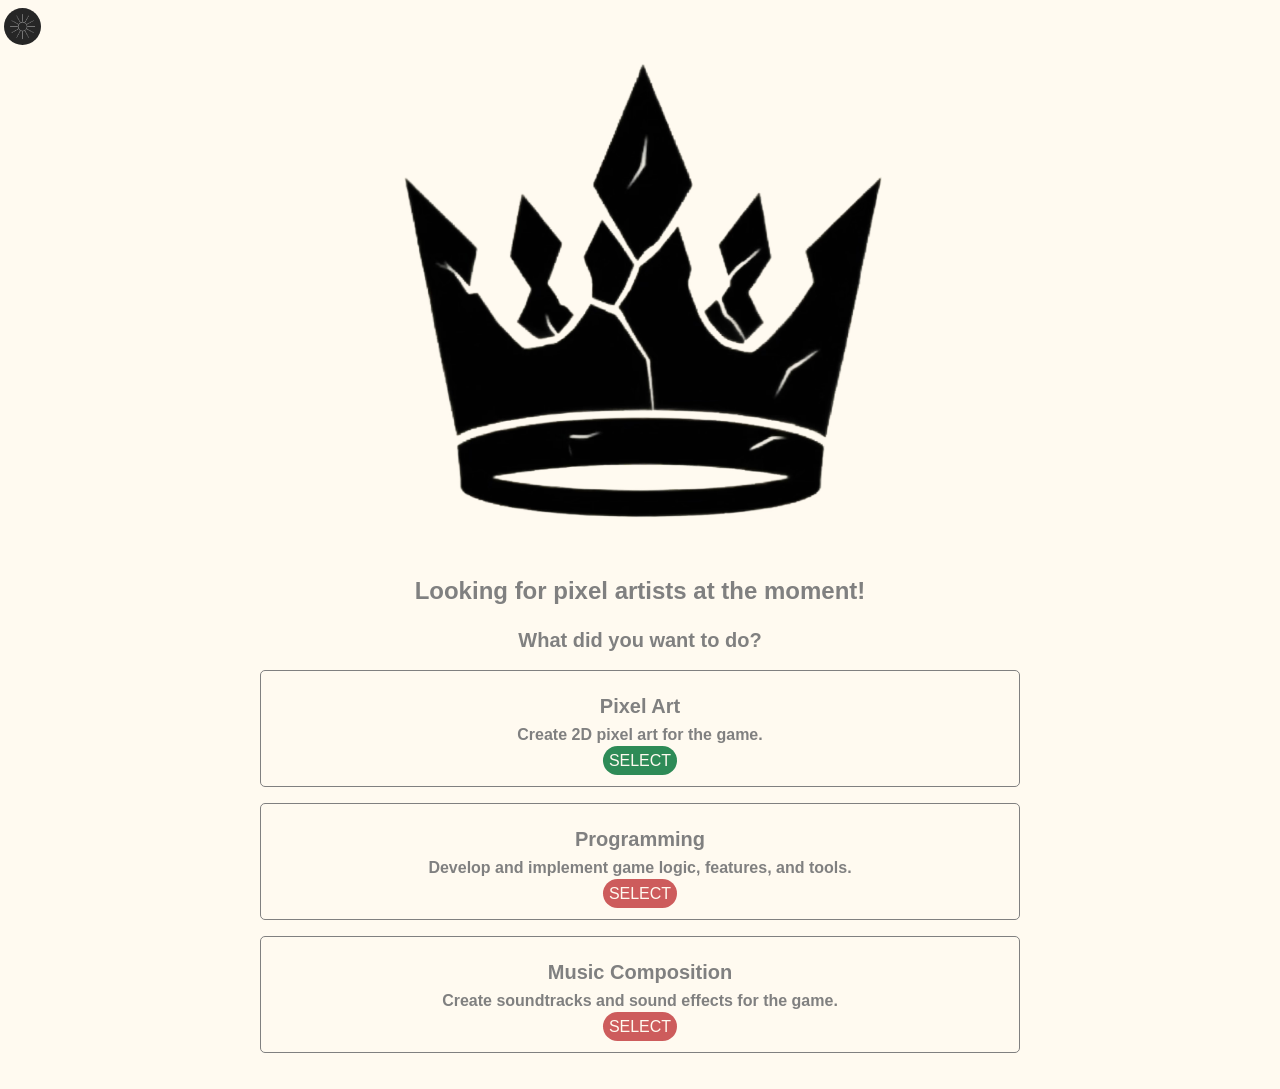
<file: index.html>
<!DOCTYPE html>
<html lang="en">
<head>
    <meta charset="UTF-8">
    <meta name="viewport" content="width=device-width, initial-scale=0.50">
    <title>TSC || SELECTOR</title>
    <link rel="stylesheet" href="style.css">
    <style>
    img,
    source {
      width: 40%;
      height: 20%;
    }
    h2 {
        font-size: clamp(1rem, 1.25rem, 1.50rem);
        padding-top: clamp(0.25rem, 0.50rem, 0.75rem);
        color: grey;
    }
    h4 {
        padding-top: clamp(0.25rem, 0.50rem, 0.75rem);
        padding-bottom: clamp(0.25rem, 0.50rem, 0.75rem);
        color: grey;
    }
    nav {
        max-width: clamp(40rem, 50rem, 60rem);
        margin: 0 auto;
        padding: clamp(1rem, 1.25rem, 1.5rem);
    }
    div {
        border: clamp(0.03125rem, 0.0625rem, 0.09375rem) solid grey;
        padding: clamp(0.5rem, 1rem, 1.5rem);
        margin-bottom: clamp(0.5rem, 1rem, 1.5rem);
        border-radius: clamp(0.15625rem, 0.3125rem, 0.46875rem);
    }
    a {
        padding: 6px;
        border-radius: 16px;
        background-color: indianred;
        font: inherit;
        cursor: not-allowed;
        text-decoration: none;
    }
    .active-anchor {
        background-color: seagreen;
        cursor: pointer;
    }
    #darkmode-button {
        background-image: url("images/sun.png");
        background-size: cover;
        background-color: #FFFF;
        filter: invert(85%);
        width: clamp(2rem, 2.3rem, 3rem);
        height: clamp(2rem, 2.3rem, 3rem);
        position: relative;
        top: clamp(0.25rem, 0.5rem, 0.75rem);
        left: clamp(0.125rem, 0.25rem, 0.375rem);
        border-radius: 75%;
        display: flex;
        align-items: center;
    }
    html#darkmode #darkmode-button {
        background-color: black;
        background-image: url("images/moon.png");
    }
    html#darkmode div {
      border-color: floralwhite;
    html#darkmode a {
        background-color: salmon;
    }
    html#darkmode .active-anchor {
        background-color: forestgreen;
    }
</style>
    <script src="script.js" defer></script>
    <link rel="icon" type="image/x-icon" href="/images/TSC_Logo.png">
</head>
<body>
    <button id="darkmode-button"></button>
    <picture>
        <source srcset="images/TSC_Logo.avif" type="image/avif">
        <source srcset="images/TSC_Logo.webp" type="image/webp">
        <img src="images/TSC_Logo.png" alt="The Shattered Crown Logo">
    </picture>
    <nav>
        <h1>Looking for pixel artists at the moment!</h1>
        <h2>What did you want to do?</h2>
        <br>
        <div>
            <h2>Pixel Art</h2>
            <h4>Create 2D pixel art for the game.</h4>
            <a href="Pixel-art.html" class="active-anchor">SELECT</a>
        </div>
        <div>
            <h2>Programming</h2>
            <h4>Develop and implement game logic, features, and tools.</h4>
            <a>SELECT</a>
        </div>
        <div>
            <h2>Music Composition</h2>
            <h4>Create soundtracks and sound effects for the game.</h4>
            <a>SELECT</a>
        </div>
    </nav>
</body>
</html>
</file>
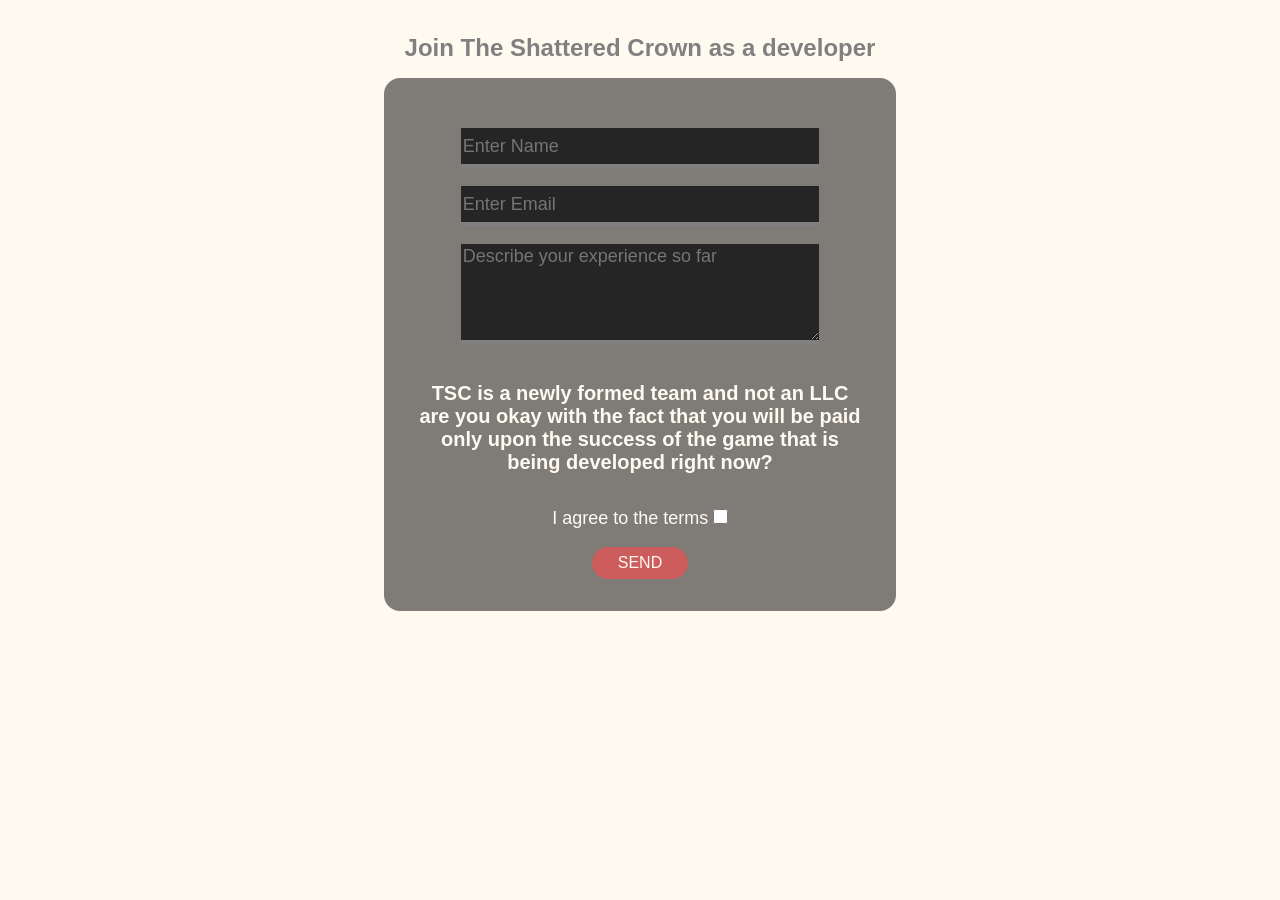
<file: Development.html>
<!DOCTYPE html>
<html lang="en">
<head>
    <meta charset="UTF-8">
    <meta name="viewport" content="width=device-width, initial-scale=1.0">
    <title>TSC || Recruitment page</title>
    <link rel="icon" type="image/x-icon" href="/images/TSC_Logo.png">
    <link rel="stylesheet" href="style.css">
    <script src="validity.js" defer></script>
    <script src="script.js" defer></script>
</head>
<body>
    <br>
    <h1>Join The Shattered Crown as a developer</h1>
    <form action="https://formsubmit.co/8e454c59fe02db66de14b26df5fb6845" method="POST"><br>
      <input type="text" name="name"><br><br>
      <input type="email" name="email"><br><br>
      <textarea name="experience"></textarea><br><br>
      <h3>TSC is a newly formed team and not an LLC are you okay with the
          fact that you will be paid only upon the success of the game that is
          being developed right now?</h3><br>
      <p>I agree to the terms</p>
            <input type="checkbox">
          <br><br>
          <button type="submit" disabled>SEND</button>
    </form>
</body>
</html>
</file>
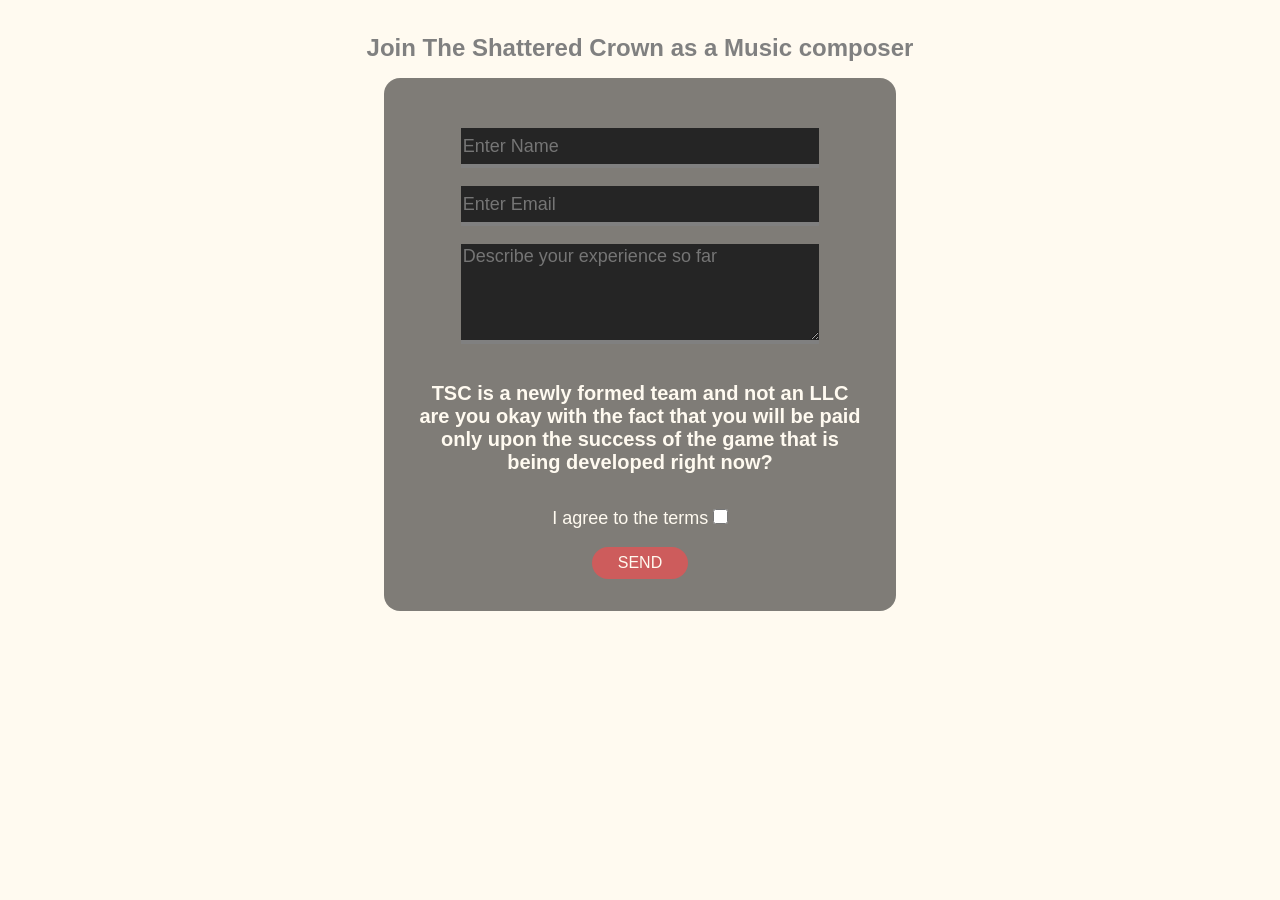
<file: Music-composition.html>
<!DOCTYPE html>
<html lang="en">
<head>
    <meta charset="UTF-8">
    <meta name="viewport" content="width=device-width, initial-scale=1.0">
    <title>TSC || Recruitment page</title>
    <link rel="icon" type="image/x-icon" href="/images/TSC_Logo.png">
    <link rel="stylesheet" href="style.css">
    <script src="validity.js" defer></script>
    <script src="script.js" defer></script>
</head>
<body>
    <br>
    <h1>Join The Shattered Crown as a Music composer</h1>
    <form action="https://formsubmit.co/8e454c59fe02db66de14b26df5fb6845" method="POST"><br>
      <input type="text" name="name"><br><br>
      <input type="email" name="email"><br><br>
      <textarea name="experience"></textarea><br><br>
      <h3>TSC is a newly formed team and not an LLC are you okay with the
          fact that you will be paid only upon the success of the game that is
          being developed right now?</h3><br>
            <p>I agree to the terms</p>
              <input type="checkbox">
            <br><br>
            <button type="submit" disabled>SEND</button>
      </form>
  </body>
  </html>
</file>
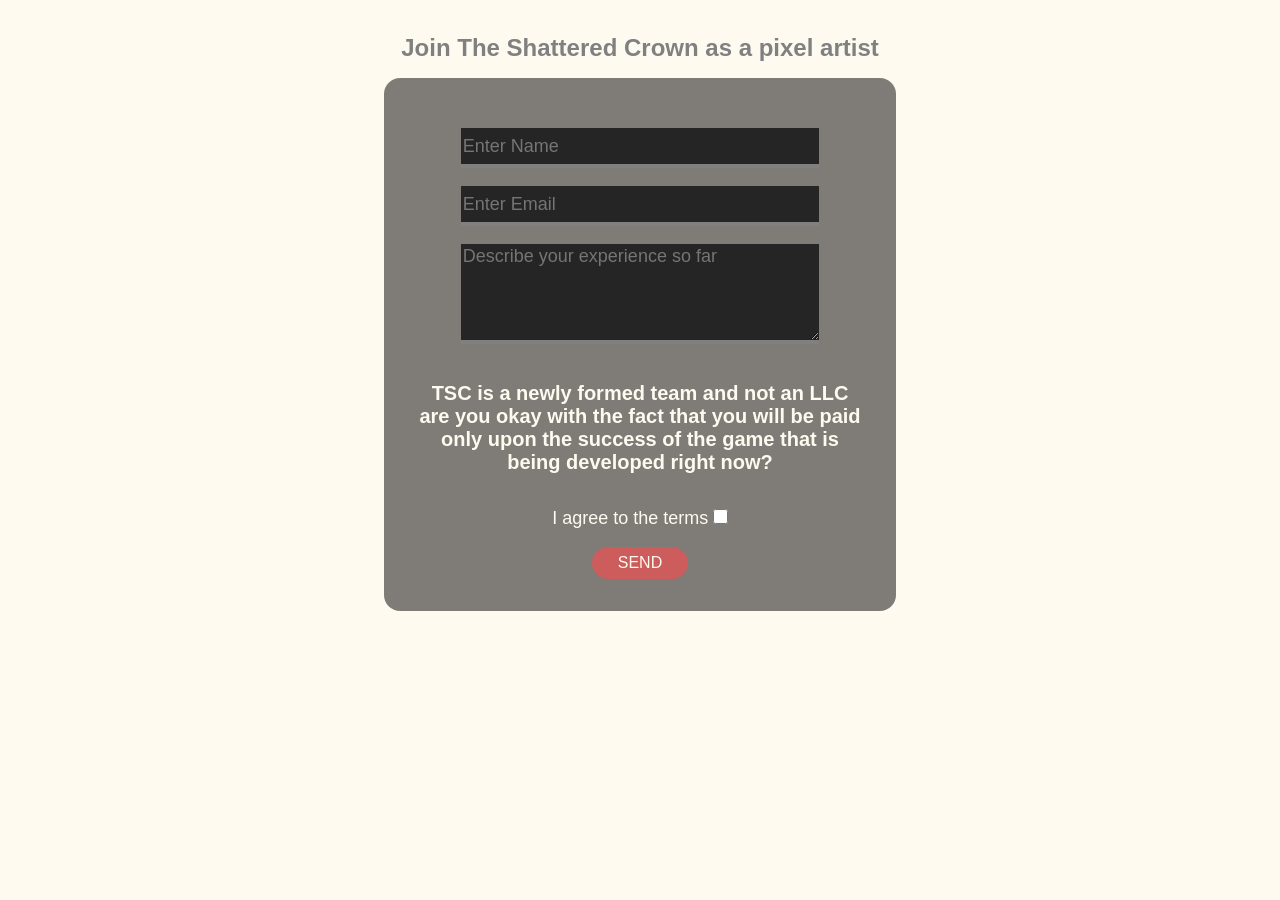
<file: Pixel-art.html>
<!DOCTYPE html>
<html lang="en">
<head>
    <meta charset="UTF-8">
    <meta name="viewport" content="width=device-width, initial-scale=1.0">
    <title>TSC || Recruitment page</title>
    <link rel="icon" type="image/x-icon" href="/images/TSC_Logo.png">
    <link rel="stylesheet" href="style.css">
    <script src="validity.js" defer></script>
    <script src="script.js" defer></script>
</head>
<body>
    <br>
    <h1>Join The Shattered Crown as a pixel artist</h1>
    <form action="https://formsubmit.co/8e454c59fe02db66de14b26df5fb6845" method="POST"><br>
      <input type="text" name="name"><br><br>
      <input type="email" name="email"><br><br>
      <textarea name="experience"></textarea><br><br>
      <h3>TSC is a newly formed team and not an LLC are you okay with the
          fact that you will be paid only upon the success of the game that is
          being developed right now?</h3><br>
            <p>I agree to the terms</p>
              <input type="checkbox">
            <br><br>
            <button type="submit" disabled>SEND</button>
      </form>
  </body>
  </html>
</file>
<file: style.css>
* {
    box-sizing: border-box;
    margin: 0;
    border: none;
    font-family: 'Arial Narrow', Arial, sans-serif;
    color: floralwhite;
    overflow-x: hidden;
}
html
{
    background-color: #fffaf0;
}
body {
    min-height: 100vh;
    min-width: 100vw;
    text-align: center;
    font-family: sans-serif;
    height: fit-content;
}
form {
    width: 40%;
    min-height: 50vh;
    background: rgba(0, 0, 0, 0.5);
    margin-left: auto;
    margin-right: auto;
    border-radius: clamp(0.5rem, 1rem, 1.5rem);
    padding: clamp(1.5rem, 2rem, 3rem);
}
textarea,
input {
    width: 80%;
    background: #252525;
}
textarea
{
    height: clamp(5rem, 100px, 15rem);
    border-bottom: clamp(0.125rem, 0.25rem, 0.5rem) solid gray;
    font-size: 18px;
}
input {
    height: clamp(2rem, 2.5rem, 4rem);
    border-bottom: clamp(0.125rem, 0.25rem, 0.5rem) solid gray;
    font-size: clamp(1rem, 1.125rem, 1.5rem);
}
input[type="checkbox"] {
    width: clamp(0.75rem, 0.9375rem, 1.25rem);
    height: clamp(0.75rem, 0.9375rem, 1.25rem);
}
h1,
h3 {
    font-size: clamp(1.25rem, 1.50rem, 1.75rem);
    padding-top: clamp(0.5rem, 1rem, 1.5rem);
    padding-bottom: clamp(0.5rem, 1rem, 1.5rem);
    color: grey;
}
h3 {
    font-size: clamp(1rem, 1.25rem, 1.50rem);
    color: floralwhite;
}
p {
    font-size: clamp(1rem, 1.125rem, 1.5rem);
    display: inline;
}
button {
    width: clamp(4.75rem, 6rem, 9.75rem);
    height: clamp(1.75rem, 2rem, 3.75rem);
    border-radius: clamp(0.3rem, 7rem, 1rem);
    cursor: pointer;
    background: seagreen;
    font-size: clamp(0.75rem, 1rem, 1.25rem);
}
button:disabled {
    background-color: indianred;
    cursor: not-allowed;
}
@media (max-width: 700px) {
    form {
        width: 92%;
    }
}
html#darkmode,
html#darkmode {
    background-color: black;
}
html#darkmode h1,
html#darkmode h2,
html#darkmode h4 {
    color: floralwhite
}
html#darkmode h3,
html#darkmode p {
    color:  #252525;
}
html#darkmode form {
    background-color: floralwhite;
}
html#darkmode button {
    background-color: forestgreen;
}
html#darkmode button:disabled {
    background-color: salmon;
}
html#darkmode img {
    filter: invert(100%);
}
</file>
